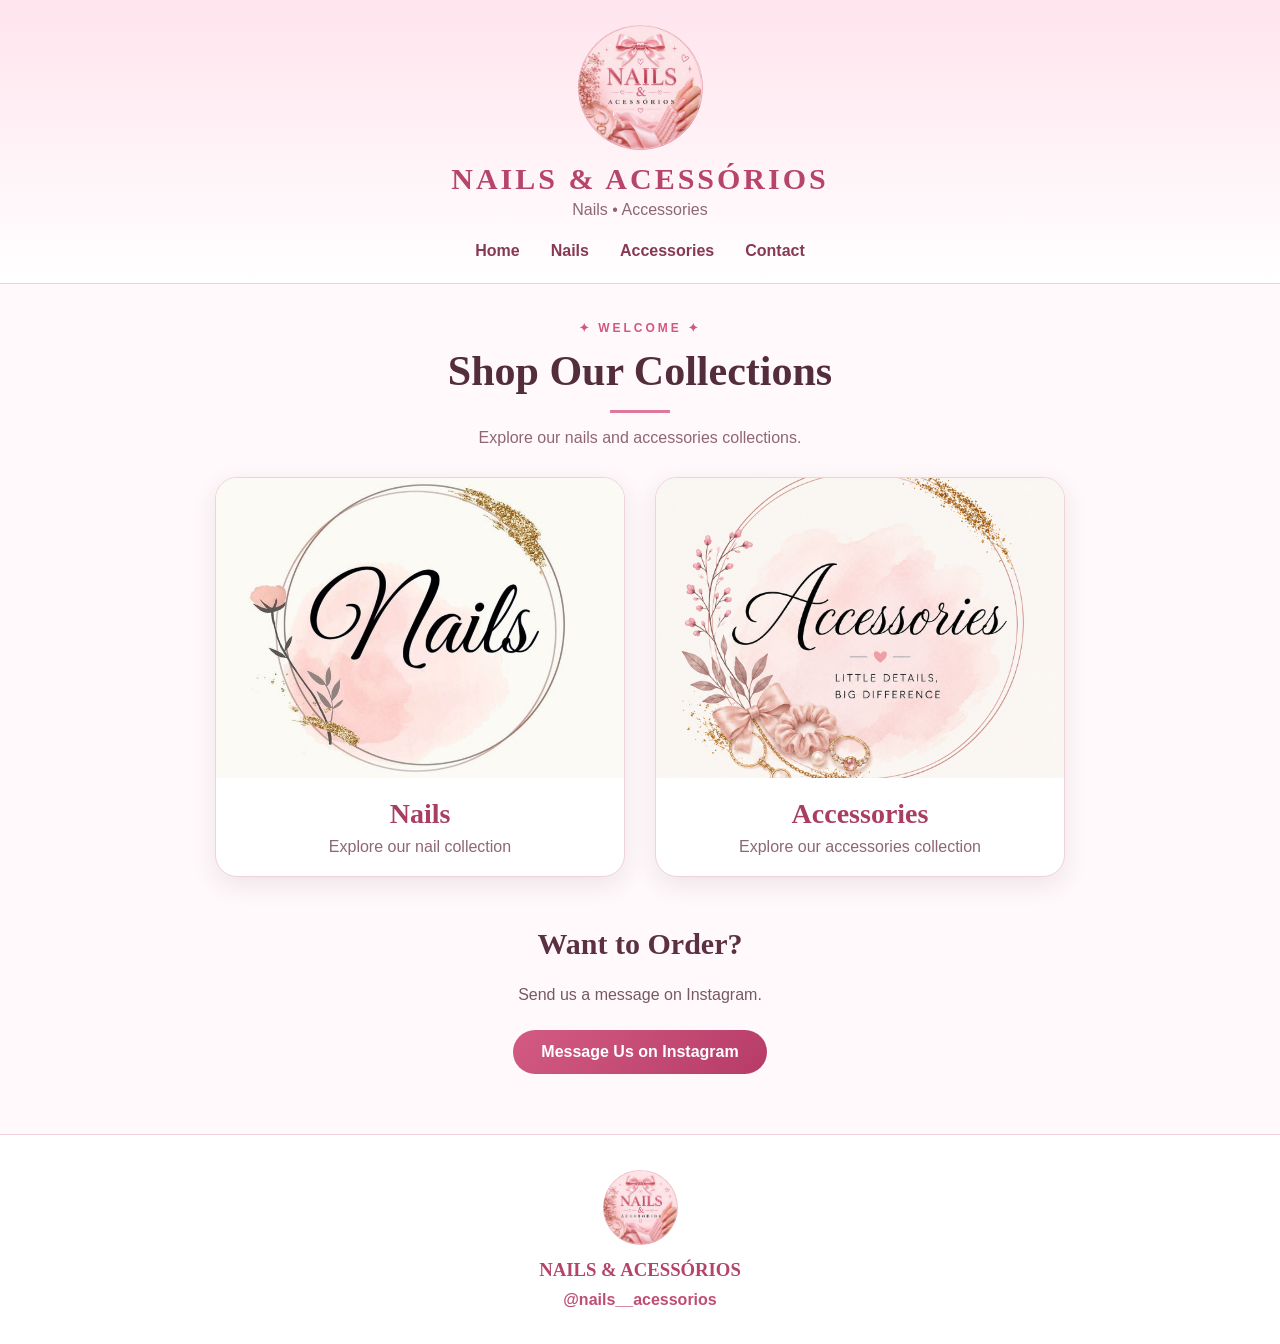
<file: index.html>
<!DOCTYPE html>
<html lang="en">
<head>
<meta charset="UTF-8">
<meta name="viewport" content="width=device-width, initial-scale=1.0">

<title>NAILS & ACESSÓRIOS</title>

<style>

* {
    box-sizing: border-box;
}

body {
    margin: 0;
    font-family: Arial, sans-serif;
    color: #543542;
    background: #fff9fb;
}

/* HEADER */

header {
    text-align: center;
    padding: 25px 15px 15px;
    background: linear-gradient(180deg, #ffe4ed, #ffffff);
    border-bottom: 1px solid #f1d1dc;
}

.logo {
    width: 125px;
    height: 125px;
    object-fit: cover;
    border-radius: 50%;
    display: block;
    margin: 0 auto;
}

header h1 {
    font-family: Georgia, serif;
    color: #b7446b;
    font-size: 30px;
    letter-spacing: 3px;
    margin: 12px 0 5px;
}

.tagline {
    color: #8e6675;
    margin: 5px 0 15px;
}

/* NAVIGATION */

nav {
    display: flex;
    justify-content: center;
    align-items: center;
    flex-wrap: wrap;
    gap: 5px;
}

nav a {
    text-decoration: none;
    color: #873953;
    font-weight: bold;
    padding: 8px 13px;
    border-radius: 20px;
}

nav a:hover {
    background: #f8d4df;
}

/* MAIN */

main {
    text-align: center;
    padding: 25px 15px 60px;
}

.intro {
    max-width: 700px;
    margin: 0 auto 30px;
}

.intro p:first-child {
    color: #d15880;
    font-size: 12px;
    font-weight: bold;
    letter-spacing: 3px;
}

.intro h2 {
    font-family: Georgia, serif;
    color: #542d3d;
    font-size: 42px;
    margin: 8px 0;
}

.line {
    width: 60px;
    height: 3px;
    background: #df7898;
    margin: 15px auto;
}

.intro p:last-child {
    color: #8e6675;
}

/* CATEGORY FOLDERS */

.categories {
    width: 100%;
    max-width: 850px;
    margin: 0 auto;
    display: grid;
    grid-template-columns: repeat(2, minmax(250px, 1fr));
    gap: 30px;
    justify-content: center;
    align-items: stretch;
}

.category-card {
    display: block;
    background: #ffffff;
    border: 1px solid #efd2dc;
    border-radius: 22px;
    overflow: hidden;
    text-decoration: none;
    color: #543542;
    box-shadow: 0 8px 25px rgba(90, 40, 60, 0.10);
    transition: 0.3s ease;
}

.category-card:hover {
    transform: translateY(-7px);
    box-shadow: 0 12px 30px rgba(90, 40, 60, 0.16);
}

.category-image {
    width: 100%;
    height: 300px;
    overflow: hidden;
    background: #fff0f5;
}

.category-image img {
    width: 100%;
    height: 100%;
    object-fit: cover;
    display: block;
}

.category-info {
    padding: 20px;
    text-align: center;
}

.category-info h2 {
    font-family: Georgia, serif;
    font-size: 28px;
    color: #a83e63;
    margin: 0 0 8px;
}

.category-info p {
    margin: 0;
    color: #8e6675;
}

/* INSTAGRAM */

.instagram {
    margin-top: 50px;
    text-align: center;
}

.instagram h2 {
    font-family: Georgia, serif;
    color: #5c3042;
    font-size: 30px;
}

.instagram p {
    color: #765966;
}

.instagram-button {
    display: inline-block;
    margin-top: 10px;
    padding: 13px 28px;
    border-radius: 25px;
    background: linear-gradient(135deg, #d35b83, #b63c67);
    color: white;
    text-decoration: none;
    font-weight: bold;
}

.instagram-button:hover {
    opacity: 0.9;
}

/* FOOTER */

footer {
    text-align: center;
    padding: 35px 20px;
    background: white;
    border-top: 1px solid #f1d1dc;
}

footer img {
    width: 75px;
    height: 75px;
    object-fit: cover;
    border-radius: 50%;
}

footer h3 {
    font-family: Georgia, serif;
    color: #b5446b;
    margin: 10px 0;
}

footer a {
    color: #c04d75;
    text-decoration: none;
    font-weight: bold;
}

/* TABLET */

@media (max-width: 750px) {

    .categories {
        grid-template-columns: 1fr 1fr;
        gap: 18px;
    }

    .category-image {
        height: 240px;
    }

}

/* PHONE */

@media (max-width: 600px) {

    header {
        padding-top: 20px;
    }

    .logo {
        width: 105px;
        height: 105px;
    }

    header h1 {
        font-size: 23px;
        letter-spacing: 2px;
    }

    .intro {
        padding-top: 5px;
    }

    .intro h2 {
        font-size: 34px;
    }

    .categories {
        grid-template-columns: 1fr;
        max-width: 400px;
        gap: 22px;
    }

    .category-image {
        height: 280px;
    }

    .category-info h2 {
        font-size: 26px;
    }

}

</style>
</head>


<body>


<!-- HEADER -->

<header>

    <img
        src="images/logo.jpg"
        class="logo"
        alt="NAILS & ACESSÓRIOS">

    <h1>NAILS & ACESSÓRIOS</h1>

    <p class="tagline">
        Nails • Accessories
    </p>

    <nav>

        <a href="index.html">
            Home
        </a>

        <a href="nails/index.html">
            Nails
        </a>

        <a href="accessories/index.html">
            Accessories
        </a>

        <a href="#contact">
            Contact
        </a>

    </nav>

</header>


<!-- MAIN -->

<main>

    <section class="intro">

        <p>✦ WELCOME ✦</p>

        <h2>Shop Our Collections</h2>

        <div class="line"></div>

        <p>
            Explore our nails and accessories collections.
        </p>

    </section>


    <!-- TWO FOLDERS -->

    <section class="categories">


        <!-- NAILS -->

        <a
            href="nails/index.html"
            class="category-card">

            <div class="category-image">

                <img
                    src="images/nails-cover.jpg"
                    alt="Nails Collection">

            </div>

            <div class="category-info">

                <h2>Nails</h2>

                <p>
                    Explore our nail collection
                </p>

            </div>

        </a>


        <!-- ACCESSORIES -->

        <a
            href="accessories/index.html"
            class="category-card">

            <div class="category-image">

                <img
                    src="images/accessories-cover.jpg"
                    alt="Accessories Collection">

            </div>

            <div class="category-info">

                <h2>Accessories</h2>

                <p>
                    Explore our accessories collection
                </p>

            </div>

        </a>


    </section>


    <!-- INSTAGRAM -->

    <section
        class="instagram"
        id="contact">

        <h2>Want to Order?</h2>

        <p>
            Send us a message on Instagram.
        </p>

        <a
            href="https://www.instagram.com/nails__acessorios/"
            target="_blank"
            rel="noopener noreferrer"
            class="instagram-button">

            Message Us on Instagram

        </a>

    </section>

</main>


<!-- FOOTER -->

<footer>

    <img
        src="images/logo.jpg"
        alt="NAILS & ACESSÓRIOS">

    <h3>
        NAILS & ACESSÓRIOS
    </h3>

    <a
        href="https://www.instagram.com/nails__acessorios/"
        target="_blank"
        rel="noopener noreferrer">

        @nails__acessorios

    </a>

</footer>


</body>
</html>
</file>
